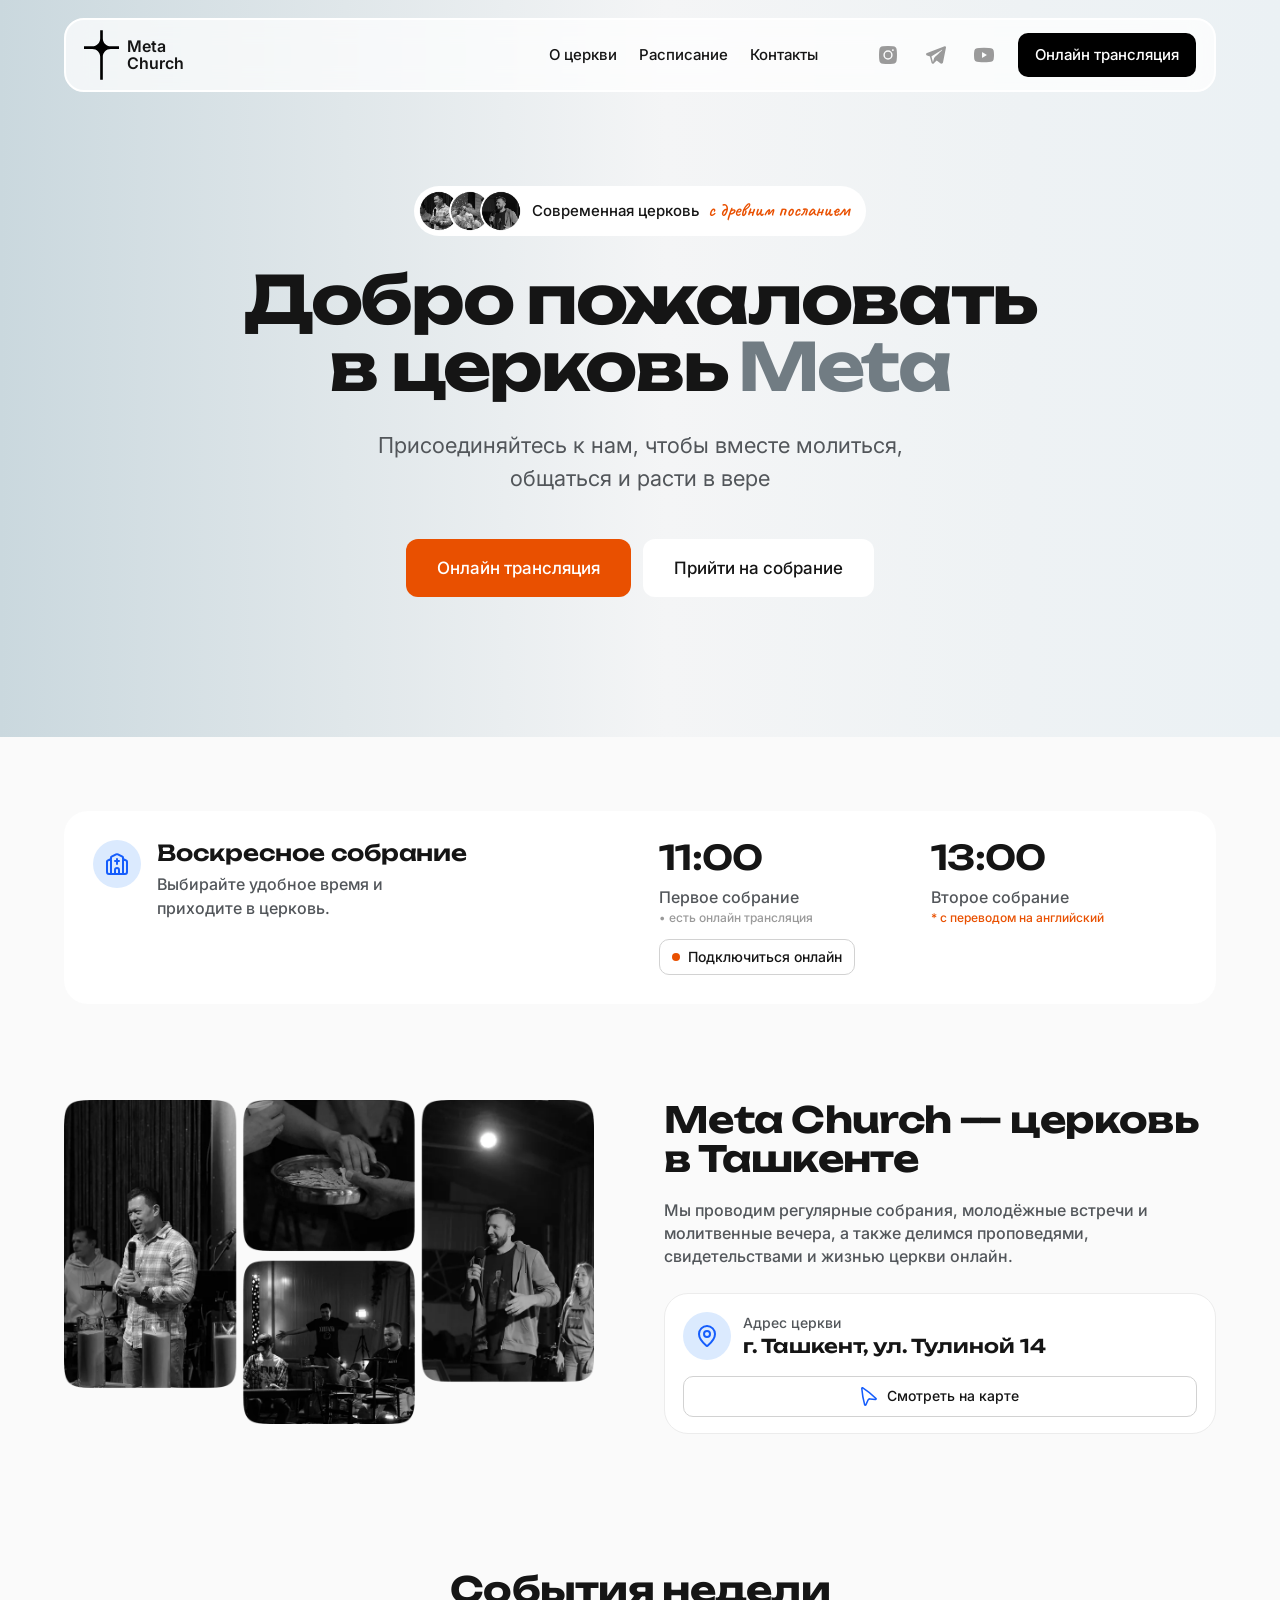
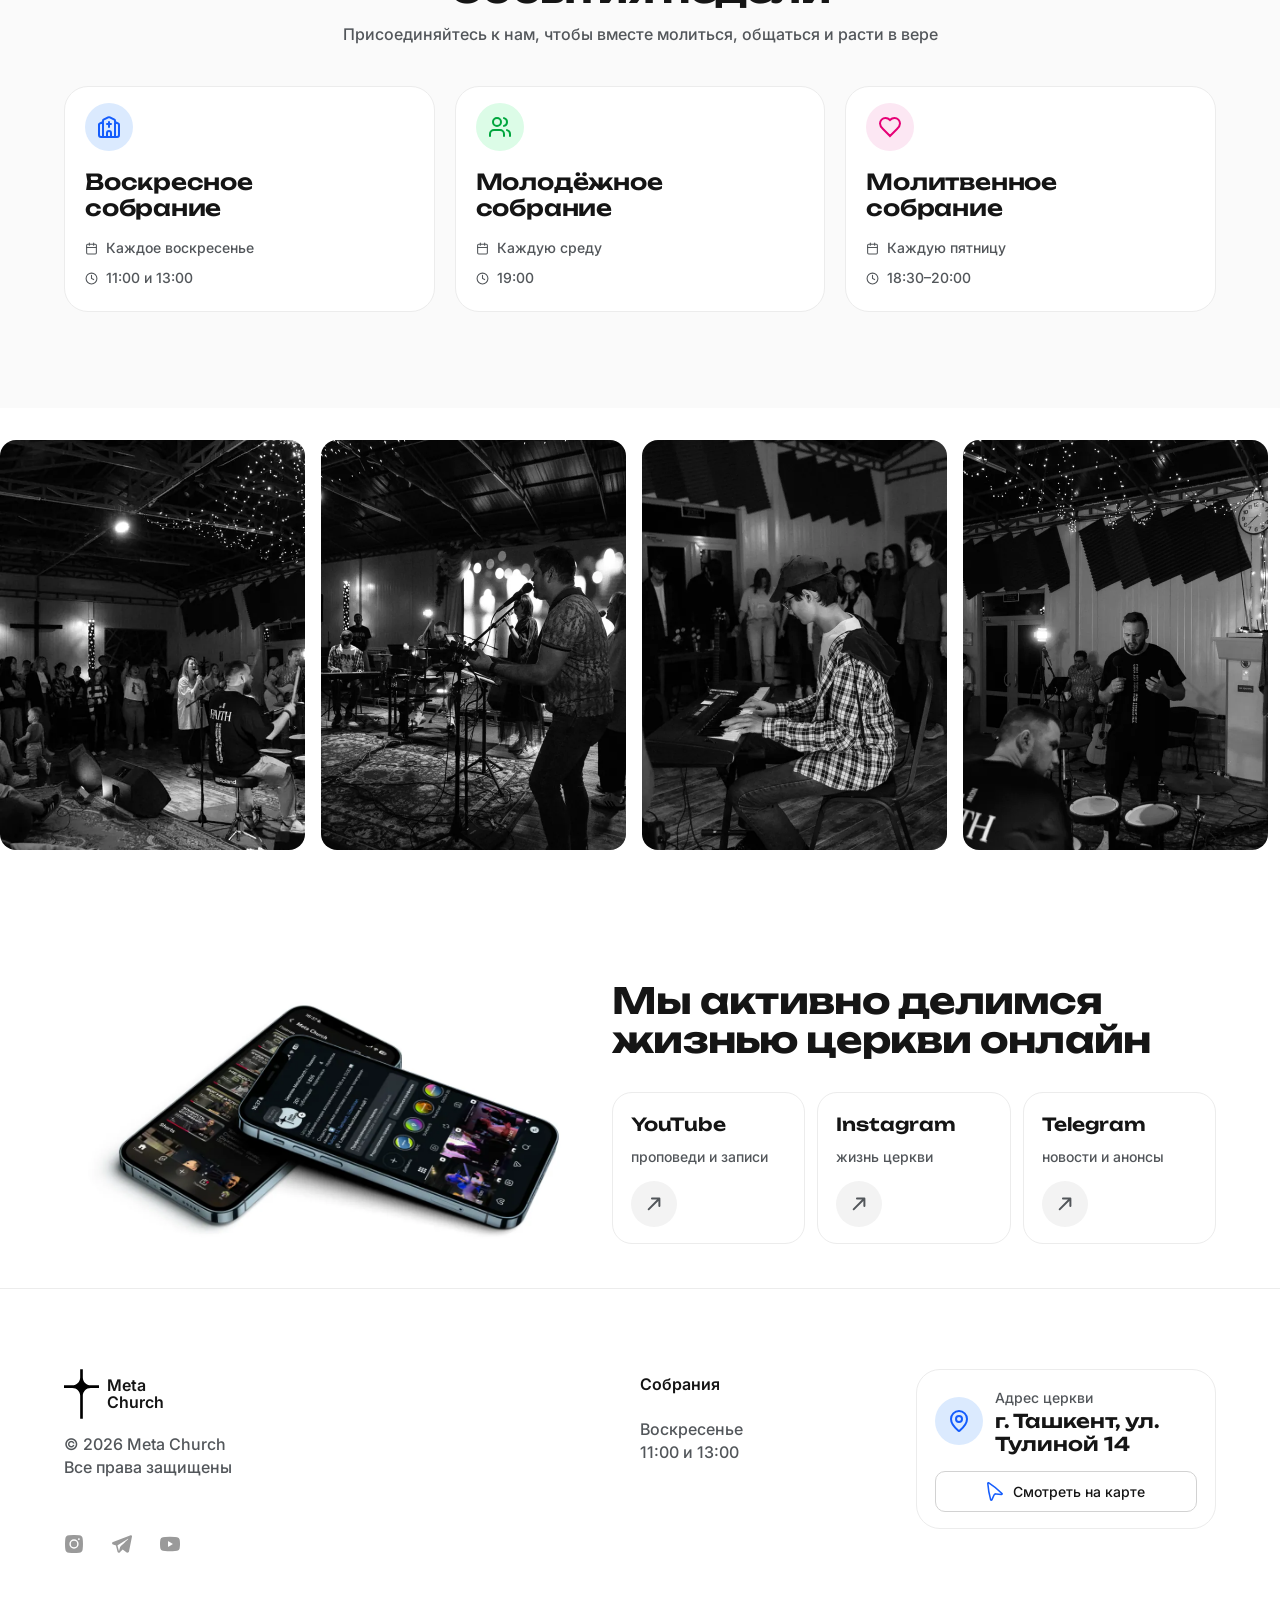
<file: index.html>
<!doctype html>
<html lang="ru">
<head>
  <meta charset="utf-8">
  <meta name="viewport" content="width=device-width, initial-scale=1">
  <title>Meta Church — церковь в Ташкенте</title>
  <meta name="description" content="Мы проводим регулярные собрания, молодёжные встречи и молитвенные вечера, а также делимся проповедями, свидетельствами и жизнью церкви онлайн.">
  <link rel="canonical" href="https://metachurch.uz/">
  <meta name="robots" content="index,follow">
  <meta name="theme-color" content="#fafafa">

  <meta property="og:type" content="website">
  <meta property="og:site_name" content="Meta Church">
  <meta property="og:title" content="Meta Church — церковь в Ташкенте">
  <meta property="og:description" content="Воскресные собрания в 11:00 и 13:00, молодёжные и молитвенные встречи. г. Ташкент, ул. Тулиной 14.">
  <meta property="og:url" content="https://metachurch.uz/">
  <meta property="og:image" content="https://metachurch.uz/assets/img/og.jpg">
  <meta property="og:image:width" content="1200">
  <meta property="og:image:height" content="675">
  <meta property="og:locale" content="ru_RU">
  <meta name="twitter:card" content="summary_large_image">

  <link rel="icon" type="image/png" href="favicon.png">
  <link rel="apple-touch-icon" href="favicon.png">

  <link rel="preconnect" href="https://fonts.googleapis.com">
  <link rel="preconnect" href="https://fonts.gstatic.com" crossorigin>
  <link rel="stylesheet" href="https://fonts.googleapis.com/css2?family=Inter:wght@400;500;600&family=Unbounded:wght@600;700&family=Caveat:wght@600&display=swap">
  <link rel="stylesheet" href="assets/css/style.css">

  <script type="application/ld+json">
  {
    "@context": "https://schema.org",
    "@type": "Church",
    "name": "Meta Church",
    "alternateName": "Церковь Meta",
    "url": "https://metachurch.uz/",
    "logo": "https://metachurch.uz/favicon.png",
    "image": "https://metachurch.uz/assets/img/og.jpg",
    "description": "Христианская церковь в Ташкенте. Воскресные собрания, молодёжные встречи и молитвенные вечера.",
    "address": {
      "@type": "PostalAddress",
      "streetAddress": "ул. Тулиной, 14",
      "addressLocality": "Ташкент",
      "addressCountry": "UZ"
    },
    "geo": { "@type": "GeoCoordinates", "latitude": 41.2941, "longitude": 69.26816 },
    "sameAs": [
      "https://youtube.com/@metachurchuz",
      "https://www.instagram.com/metachurch.uz",
      "https://t.me/metachurchnews"
    ]
  }
  </script>
</head>
<body>

<!-- Иконки: один спрайт, дальше используются через <use> -->
<svg width="0" height="0" style="position:absolute" aria-hidden="true">
  <symbol id="i-logo" viewBox="0 0 35.31 50.12"><path fill="currentColor" d="M18.99 8.41c0 4.37 3.54 7.91 7.91 7.91h8.41v2.67H26.9c-4.37 0-7.91 3.54-7.91 7.91v23.22h-2.67V26.9c0-4.37-3.54-7.91-7.91-7.91H0v-2.67h8.41c4.37 0 7.91-3.54 7.91-7.91V0h2.67v8.41Z"/></symbol>
  <symbol id="i-instagram" viewBox="0 0 18.38 18.42"><path fill="currentColor" d="M9.19 5.96a3.25 3.25 0 1 0 0 6.5 3.25 3.25 0 0 0 0-6.5Z"/><path fill="currentColor" fill-rule="evenodd" d="M3.96.29a47 47 0 0 1 10.46 0 4.1 4.1 0 0 1 3.65 3.61c.41 3.53.41 7.09 0 10.61a4.1 4.1 0 0 1-3.65 3.61 47 47 0 0 1-10.46 0A4.1 4.1 0 0 1 .31 14.51a45.6 45.6 0 0 1 0-10.61A4.1 4.1 0 0 1 3.96.29Zm10.23 2.92a1 1 0 1 0 0 2 1 1 0 0 0 0-2ZM4.44 9.21a4.75 4.75 0 1 1 9.5 0 4.75 4.75 0 0 1-9.5 0Z"/></symbol>
  <symbol id="i-telegram" viewBox="0 0 19.84 17.43"><path fill="currentColor" fill-rule="evenodd" d="m16.83 16.29.02-.04 3-15.12v-.05c0-.38-.14-.7-.44-.9-.27-.17-.57-.19-.79-.17a3.3 3.3 0 0 0-.77.18L1.06 6.78l-.04.01a3 3 0 0 0-.46.24c-.21.15-.62.5-.55 1.05.06.46.37.75.58.9a2.4 2.4 0 0 0 .44.24l2.93.98c-.01.18 0 .37.06.56l1.47 5.56a1.5 1.5 0 0 0 2.83.2l2.29-2.45 3.93 3.01.06.03c.36.15.69.2.99.16.3-.04.55-.17.73-.31a2 2 0 0 0 .47-.58l.02-.05ZM5.48 10.38a.3.3 0 0 1 .13-.33l9.92-6.3s.58-.36.56 0c0 0 .1.06-.21.35-.3.28-7.07 6.82-7.76 7.48a.3.3 0 0 0-.08.14l-1.1 4.22-1.46-5.56Z"/></symbol>
  <symbol id="i-youtube" viewBox="0 0 20.23 14.61"><path fill="currentColor" fill-rule="evenodd" d="M5.1.2a64.7 64.7 0 0 1 10.03 0l2.24.17a2.8 2.8 0 0 1 2.48 2.27 28 28 0 0 1 0 9.33 2.8 2.8 0 0 1-2.48 2.27l-2.24.17c-3.34.26-6.69.26-10.03 0l-2.24-.17A2.8 2.8 0 0 1 .39 11.97a28 28 0 0 1 0-9.33A2.8 2.8 0 0 1 2.86.37L5.1.2Zm3.01 9.58V4.84c0-.23.26-.38.46-.26l4.12 2.47c.19.12.19.4 0 .51l-4.12 2.47a.3.3 0 0 1-.46-.26Z"/></symbol>
  <symbol id="i-church" viewBox="12 12 24 24" fill="none" stroke="currentColor" stroke-width="2" stroke-linecap="round"><path d="M22 21h4M24 19v5M26 34v-4a2 2 0 0 0-4 0v4M30 34V17.62a1 1 0 0 0-.55-.9l-4.55-2.27a2 2 0 0 0-1.8 0l-4.55 2.27a1 1 0 0 0-.55.9V34M30 19l3.44 1.72a1 1 0 0 1 .55.9V32a2 2 0 0 1-2 2H16a2 2 0 0 1-2-2V21.62a1 1 0 0 1 .55-.9L18 19"/></symbol>
  <symbol id="i-people" viewBox="12 12 24 24" fill="none" stroke="currentColor" stroke-width="2" stroke-linecap="round"><path d="M28 33v-2a4 4 0 0 0-4-4h-6a4 4 0 0 0-4 4v2"/><circle cx="21" cy="19" r="4"/><path d="M34 33v-2a4 4 0 0 0-3-3.87M28 15.13a4 4 0 0 1 0 7.75"/></symbol>
  <symbol id="i-heart" viewBox="12 12 24 24" fill="none" stroke="currentColor" stroke-width="2" stroke-linecap="round"><path d="M31 26c1.48-1.46 3-3.21 3-5.5a5.5 5.5 0 0 0-5.5-5.5c-1.76 0-3 .5-4.5 2-1.5-1.5-2.74-2-4.5-2a5.5 5.5 0 0 0-5.5 5.5c0 2.3 1.5 4.05 3 5.5l7 7 7-7Z"/></symbol>
  <symbol id="i-pin" viewBox="0 0 18 22" fill="none" stroke="currentColor" stroke-width="2" stroke-linecap="round"><path d="M17 9c0 4.99-5.54 10.19-7.4 11.8a1 1 0 0 1-1.2 0C6.54 19.19 1 13.99 1 9a8 8 0 0 1 16 0Z"/><circle cx="9" cy="9" r="3"/></symbol>
  <symbol id="i-cursor" viewBox="0 0 15.51 18.5"><path fill="currentColor" fill-rule="evenodd" d="M0 1.47C-.1.28 1.24-.38 2.16.23l.3.2a74 74 0 0 1 12.63 10.18c.97.94.12 2.41-1.1 2.28l-5.26-.56a1.2 1.2 0 0 0-1.23.68l-2.13 4.7c-.51 1.13-2.2 1.03-2.54-.2A75 75 0 0 1 .03 1.82L0 1.47Zm1.52.14v.08c.43 5.08 1.31 10.11 2.64 15.04l1.97-4.34a2.8 2.8 0 0 1 2.76-1.55l4.8.51A72 72 0 0 0 1.62 1.68l-.1-.07Z"/></symbol>
  <symbol id="i-calendar" viewBox="0 0 13.33 13.33" fill="none" stroke="currentColor" stroke-width="1.1" stroke-linecap="round"><path d="M4.44 1.11v2.22M8.89 1.11v2.22"/><rect x="1.67" y="2.22" width="10" height="10" rx="1.11"/><path d="M1.67 5.55h10"/></symbol>
  <symbol id="i-clock" viewBox="0 0 13.33 13.33" fill="none" stroke="currentColor" stroke-width="1.1" stroke-linecap="round"><circle cx="6.67" cy="6.67" r="5.55"/><path d="M6.67 3.33v3.33l2.22 1.11"/></symbol>
  <symbol id="i-arrow" viewBox="16 16 16 16"><path fill="currentColor" d="M21.89 19.6a1 1 0 0 1 0-1.99h7.5a1 1 0 0 1 .99 1v7.5a1 1 0 0 1-1.99 0v-5.1l-9.08 9.08a1 1 0 0 1-1.4-1.4l9.07-9.09h-5.1Z"/></symbol>
</svg>

<a class="skip" href="#main">Перейти к содержанию</a>

<!-- Анонс трансляции: показывается скриптом по расписанию (см. assets/js/main.js) -->
<div class="live-bar" id="live-bar" hidden>
  <span class="live-bar__dot" aria-hidden="true"></span>
  <span class="live-bar__text" id="live-bar-text">Скоро начнётся служение</span>
  <a class="live-bar__link" href="https://www.youtube.com/@metachurchuz/live" target="_blank" rel="noopener">Смотреть трансляцию</a>
</div>

<header class="header" id="top">
  <div class="header__inner">
    <a class="logo" href="./" aria-label="Meta Church, на главную">
      <svg class="logo__mark" aria-hidden="true"><use href="#i-logo"/></svg>
      <span class="logo__text">Meta<br>Church</span>
    </a>
    <nav class="nav" aria-label="Основное меню">
      <a href="#about">О церкви</a>
      <a href="#schedule">Расписание</a>
      <a href="#contacts">Контакты</a>
    </nav>
    <div class="socials socials--header">
      <a href="https://www.instagram.com/metachurch.uz" target="_blank" rel="noopener" aria-label="Instagram"><svg aria-hidden="true"><use href="#i-instagram"/></svg></a>
      <a href="https://t.me/metachurchnews" target="_blank" rel="noopener" aria-label="Telegram"><svg aria-hidden="true"><use href="#i-telegram"/></svg></a>
      <a href="https://youtube.com/@metachurchuz" target="_blank" rel="noopener" aria-label="YouTube"><svg aria-hidden="true"><use href="#i-youtube"/></svg></a>
    </div>
    <a class="btn btn--dark header__cta" href="https://www.youtube.com/@metachurchuz/live" target="_blank" rel="noopener">
      <span class="only-desktop">Онлайн трансляция</span><span class="only-mobile">Трансляция</span>
    </a>
  </div>
</header>

<main id="main">

  <!-- Hero -->
  <section class="hero">
    <div class="container hero__inner">
      <p class="badge">
        <span class="badge__faces" aria-hidden="true">
          <img src="assets/img/avatar-1.webp" alt="" width="50" height="50">
          <img src="assets/img/avatar-2.webp" alt="" width="50" height="50">
          <img src="assets/img/avatar-3.webp" alt="" width="50" height="50">
        </span>
        <span class="badge__text">Современная церковь <span class="badge__script">с древним посланием</span></span>
      </p>
      <h1 class="hero__title">Добро пожаловать <br class="only-desktop">в церковь <span class="hero__meta">Meta</span></h1>
      <p class="hero__lead">Присоединяйтесь к нам, чтобы вместе молиться, общаться и расти в вере</p>
      <div class="hero__actions">
        <a class="btn btn--accent btn--lg" href="https://www.youtube.com/@metachurchuz/live" target="_blank" rel="noopener">Онлайн трансляция</a>
        <a class="btn btn--light btn--lg" href="#address">Прийти на собрание</a>
      </div>
    </div>
  </section>

  <!-- Воскресное собрание -->
  <section class="section section--first" aria-labelledby="sunday-title">
    <div class="container">
      <div class="card sunday">
        <div class="sunday__intro">
          <span class="ico ico--blue" aria-hidden="true"><svg><use href="#i-church"/></svg></span>
          <div>
            <h2 class="h3" id="sunday-title">Воскресное собрание</h2>
            <p class="muted">Выбирайте удобное время и приходите в церковь.</p>
          </div>
        </div>
        <div class="sunday__times">
          <div class="slot">
            <p class="slot__time">11:00</p>
            <p class="slot__name">Первое собрание</p>
            <p class="slot__note">есть онлайн трансляция</p>
            <a class="chip" href="https://www.youtube.com/@metachurchuz/live" target="_blank" rel="noopener"><span class="chip__dot" aria-hidden="true"></span>Подключиться онлайн</a>
          </div>
          <div class="slot">
            <p class="slot__time">13:00</p>
            <p class="slot__name">Второе собрание</p>
            <p class="slot__note slot__note--accent">с переводом на английский</p>
          </div>
        </div>
      </div>
    </div>
  </section>

  <!-- О церкви -->
  <section class="section about" id="about" aria-labelledby="about-title">
    <div class="container about__inner">
      <img class="about__photo" src="assets/img/about-collage.webp" width="1200" height="734" loading="lazy"
           alt="Служение в Meta Church: проповедь, причастие, музыканты и прославление">
      <div class="about__text">
        <h2 class="h2" id="about-title">Meta Church — церковь в&nbsp;Ташкенте</h2>
        <p class="muted about__lead">Мы проводим регулярные собрания, молодёжные встречи и молитвенные вечера, а также делимся проповедями, свидетельствами и жизнью церкви онлайн.</p>
        <div class="card address" id="address">
          <div class="address__row">
            <span class="ico ico--blue ico--pin" aria-hidden="true"><svg><use href="#i-pin"/></svg></span>
            <div>
              <p class="address__label">Адрес церкви</p>
              <p class="address__value">г. Ташкент, ул. Тулиной 14</p>
            </div>
          </div>
          <a class="btn btn--outline btn--block" href="https://yandex.ru/maps/?pt=69.268160,41.294100&amp;z=17&amp;l=map" target="_blank" rel="noopener">
            <svg class="btn__icon" aria-hidden="true"><use href="#i-cursor"/></svg>Смотреть на карте
          </a>
        </div>
      </div>
    </div>
  </section>

  <!-- События недели -->
  <section class="section events" id="schedule" aria-labelledby="events-title">
    <div class="container">
      <header class="section__head">
        <h2 class="h2" id="events-title">События недели</h2>
        <p class="muted">Присоединяйтесь к нам, чтобы вместе молиться, общаться и расти в вере</p>
      </header>
      <ul class="events__grid">
        <li class="card event">
          <span class="ico ico--blue" aria-hidden="true"><svg><use href="#i-church"/></svg></span>
          <h3 class="h3 event__title">Воскресное собрание</h3>
          <p class="meta"><svg aria-hidden="true"><use href="#i-calendar"/></svg>Каждое воскресенье</p>
          <p class="meta"><svg aria-hidden="true"><use href="#i-clock"/></svg>11:00 и 13:00</p>
        </li>
        <li class="card event">
          <span class="ico ico--green" aria-hidden="true"><svg><use href="#i-people"/></svg></span>
          <h3 class="h3 event__title">Молодёжное собрание</h3>
          <p class="meta"><svg aria-hidden="true"><use href="#i-calendar"/></svg>Каждую среду</p>
          <p class="meta"><svg aria-hidden="true"><use href="#i-clock"/></svg>19:00</p>
        </li>
        <li class="card event">
          <span class="ico ico--pink" aria-hidden="true"><svg><use href="#i-heart"/></svg></span>
          <h3 class="h3 event__title">Молитвенное собрание</h3>
          <p class="meta"><svg aria-hidden="true"><use href="#i-calendar"/></svg>Каждую пятницу</p>
          <p class="meta"><svg aria-hidden="true"><use href="#i-clock"/></svg>18:30–20:00</p>
        </li>
      </ul>
    </div>
  </section>

  <!-- Лента фотографий -->
  <section class="gallery" aria-label="Фотографии с собраний">
    <div class="gallery__track">
      <ul class="gallery__list">
        <li><img src="assets/img/gallery-1.webp" alt="Собрание в зале церкви" width="305" height="410" loading="lazy"></li>
        <li><img src="assets/img/gallery-2.webp" alt="Музыканты во время прославления" width="305" height="410" loading="lazy"></li>
        <li><img src="assets/img/gallery-3.webp" alt="Клавишник на служении" width="305" height="410" loading="lazy"></li>
        <li><img src="assets/img/gallery-4.webp" alt="Служитель с микрофоном перед собранием" width="305" height="410" loading="lazy"></li>
        <li><img src="assets/img/gallery-5.webp" alt="Прославление, поднятые руки" width="305" height="410" loading="lazy"></li>
        <li><img src="assets/img/gallery-6.webp" alt="Молитва во время собрания" width="305" height="410" loading="lazy"></li>
        <li><img src="assets/img/gallery-7.webp" alt="Поклонение на вечернем служении" width="305" height="410" loading="lazy"></li>
        <li><img src="assets/img/gallery-8.webp" alt="Проповедник с микрофоном" width="305" height="410" loading="lazy"></li>
      </ul>
      <!-- копия для бесшовной прокрутки, скрыта от скринридеров -->
      <ul class="gallery__list" aria-hidden="true">
        <li><img src="assets/img/gallery-1.webp" alt="" width="305" height="410" loading="lazy"></li>
        <li><img src="assets/img/gallery-2.webp" alt="" width="305" height="410" loading="lazy"></li>
        <li><img src="assets/img/gallery-3.webp" alt="" width="305" height="410" loading="lazy"></li>
        <li><img src="assets/img/gallery-4.webp" alt="" width="305" height="410" loading="lazy"></li>
        <li><img src="assets/img/gallery-5.webp" alt="" width="305" height="410" loading="lazy"></li>
        <li><img src="assets/img/gallery-6.webp" alt="" width="305" height="410" loading="lazy"></li>
        <li><img src="assets/img/gallery-7.webp" alt="" width="305" height="410" loading="lazy"></li>
        <li><img src="assets/img/gallery-8.webp" alt="" width="305" height="410" loading="lazy"></li>
      </ul>
    </div>
  </section>

  <!-- Онлайн -->
  <section class="section online" aria-labelledby="online-title">
    <div class="container online__inner">
      <img class="online__phones" src="assets/img/phones.webp" width="1130" height="610" loading="lazy"
           alt="Каналы Meta Church на YouTube и в Instagram на экранах телефонов">
      <div class="online__text">
        <h2 class="h2" id="online-title">Мы активно делимся жизнью церкви онлайн</h2>
        <ul class="online__grid">
          <li><a class="card social" href="https://youtube.com/@metachurchuz" target="_blank" rel="noopener">
            <span class="social__name">YouTube</span><span class="muted social__desc">проповеди и записи</span>
            <span class="social__arrow" aria-hidden="true"><svg><use href="#i-arrow"/></svg></span></a></li>
          <li><a class="card social" href="https://www.instagram.com/metachurch.uz" target="_blank" rel="noopener">
            <span class="social__name">Instagram</span><span class="muted social__desc">жизнь церкви</span>
            <span class="social__arrow" aria-hidden="true"><svg><use href="#i-arrow"/></svg></span></a></li>
          <li><a class="card social" href="https://t.me/metachurchnews" target="_blank" rel="noopener">
            <span class="social__name">Telegram</span><span class="muted social__desc">новости и анонсы</span>
            <span class="social__arrow" aria-hidden="true"><svg><use href="#i-arrow"/></svg></span></a></li>
        </ul>
      </div>
    </div>
  </section>
</main>

<footer class="footer" id="contacts">
  <div class="container footer__inner">
    <div class="footer__brand">
      <a class="logo" href="./" aria-label="Meta Church, на главную">
        <svg class="logo__mark" aria-hidden="true"><use href="#i-logo"/></svg>
        <span class="logo__text">Meta<br>Church</span>
      </a>
      <p class="muted">© <span id="year">2026</span> Meta Church<br>Все права защищены</p>
      <div class="socials">
        <a href="https://www.instagram.com/metachurch.uz" target="_blank" rel="noopener" aria-label="Instagram"><svg aria-hidden="true"><use href="#i-instagram"/></svg></a>
        <a href="https://t.me/metachurchnews" target="_blank" rel="noopener" aria-label="Telegram"><svg aria-hidden="true"><use href="#i-telegram"/></svg></a>
        <a href="https://youtube.com/@metachurchuz" target="_blank" rel="noopener" aria-label="YouTube"><svg aria-hidden="true"><use href="#i-youtube"/></svg></a>
      </div>
    </div>
    <div class="footer__col">
      <p class="footer__title">Собрания</p>
      <p class="muted">Воскресенье<br>11:00 и 13:00</p>
    </div>
    <div class="card address address--footer">
      <div class="address__row">
        <span class="ico ico--blue ico--pin" aria-hidden="true"><svg><use href="#i-pin"/></svg></span>
        <div>
          <p class="address__label">Адрес церкви</p>
          <p class="address__value">г. Ташкент, ул. Тулиной 14</p>
        </div>
      </div>
      <a class="btn btn--outline btn--block" href="https://yandex.ru/maps/?pt=69.268160,41.294100&amp;z=17&amp;l=map" target="_blank" rel="noopener">
        <svg class="btn__icon" aria-hidden="true"><use href="#i-cursor"/></svg>Смотреть на карте
      </a>
    </div>
  </div>
</footer>

<script src="assets/js/main.js" defer></script>
</body>
</html>
</file>
<file: assets/css/style.css>
/* =========================================================
   Meta Church — стили
   Цвета и размеры сняты с макета Figma (Desktop 1280 / Tablet 800 / Mobile 375)
   ========================================================= */

:root {
  /* Шрифты. Заголовки в макете набраны TT Travels Next (у сайта стоит Trial-версия,
     её нельзя использовать на опубликованном сайте без лицензии).
     Временно — бесплатный Unbounded. Если купите лицензию TT Travels Next —
     положите файлы в /assets/fonts и поменяйте --font-display. */
  --font-display: "Unbounded", "Arial Black", system-ui, sans-serif;
  --font-body: "Inter", system-ui, -apple-system, "Segoe UI", Roboto, sans-serif;
  --font-script: "Caveat", "Comic Sans MS", cursive;

  --c-text: #151515;
  --c-muted: #52565a;
  --c-subtle: #9a9a9a;
  --c-meta: #717c83;
  --c-accent: #e95000;
  --c-accent-hover: #cf4700;
  --c-bg: #fafafa;
  --c-surface: #ffffff;
  --c-line: #ececec;
  --c-chip: #f3f3f3;

  --c-blue: #155dfc;  --c-blue-bg: #dbeafe;
  --c-green: #00a63e; --c-green-bg: #dcfce7;
  --c-pink: #e60076;  --c-pink-bg: #fce7f3;

  --radius-s: 10px;
  --radius-m: 16px;
  --radius-l: 24px;

  --hero-bg: linear-gradient(90deg, #cad8de 0%, #e0e7ea 27%, #f4f5f6 52%, #eef2f4 80%, #ebf1f4 100%);
  --container: 1152px;
  --gutter: 64px;
}

*, *::before, *::after { box-sizing: border-box; }
html { scroll-behavior: smooth; -webkit-text-size-adjust: 100%; }
body {
  margin: 0;
  font-family: var(--font-body);
  font-size: 16px;
  line-height: 1.45;
  color: var(--c-text);
  background: var(--c-bg);
  -webkit-font-smoothing: antialiased;
}
img { display: block; max-width: 100%; height: auto; }
.about__photo, .online__phones { width: 100%; }
a { color: inherit; text-decoration: none; }
h1, h2, h3, p { margin: 0; }
ul { list-style: none; margin: 0; padding: 0; }

:focus-visible { outline: 2px solid var(--c-blue); outline-offset: 3px; border-radius: 6px; }

.skip {
  position: absolute; left: 16px; top: -60px; z-index: 100;
  background: var(--c-text); color: #fff; padding: 10px 16px; border-radius: var(--radius-s);
}
.skip:focus { top: 16px; }

.container { max-width: calc(var(--container) + var(--gutter) * 2); margin: 0 auto; padding: 0 var(--gutter); }
.muted { color: var(--c-muted); }

.only-mobile { display: none; }

/* ---------- Типографика ---------- */
.h2 {
  font-family: var(--font-display);
  font-weight: 700;
  font-size: clamp(26px, 3vw, 36px);
  line-height: 1.1;
  letter-spacing: -0.02em;
}
.h3 {
  font-family: var(--font-display);
  font-weight: 600;
  font-size: 22px;
  line-height: 1.15;
  letter-spacing: -0.01em;
}

/* ---------- Кнопки ---------- */
.btn {
  display: inline-flex; align-items: center; justify-content: center; gap: 10px;
  font: 500 15px/1.2 var(--font-body);
  padding: 12px 16px;
  border-radius: var(--radius-s);
  border: 1px solid transparent;
  cursor: pointer;
  transition: background-color .15s ease, border-color .15s ease;
  white-space: nowrap;
}
.btn--lg { font-size: 17px; padding: 18px 30px; border-radius: 12px; }
.btn--block { display: flex; width: 100%; }
.btn--dark { background: #000; color: #fff; }
.btn--dark:hover { background: #2a2a2a; }
.btn--accent { background: var(--c-accent); color: #fff; }
.btn--accent:hover { background: var(--c-accent-hover); }
.btn--light { background: var(--c-surface); color: var(--c-text); }
.btn--light:hover { background: #f1f1f1; }
.btn--outline { background: var(--c-surface); border-color: #d2d2d2; color: var(--c-text); font-size: 14px; padding: 10px 16px; }
.btn--outline:hover { border-color: var(--c-blue); }
.btn__icon { width: 16px; height: 19px; color: var(--c-blue); flex: none; }

/* ---------- Иконки в кружке ---------- */
.ico {
  display: inline-grid; place-items: center; flex: none;
  width: 48px; height: 48px; border-radius: 50%;
}
.ico svg { width: 24px; height: 24px; }
.ico--blue  { background: var(--c-blue-bg);  color: var(--c-blue); }
.ico--green { background: var(--c-green-bg); color: var(--c-green); }
.ico--pink  { background: var(--c-pink-bg);  color: var(--c-pink); }
.ico--pin svg { width: 18px; height: 22px; }

.card {
  background: var(--c-surface);
  border: 1px solid var(--c-line);
  border-radius: var(--radius-l);
}

/* ---------- Плашка трансляции ---------- */
.live-bar {
  display: flex; align-items: center; justify-content: center; gap: 12px; flex-wrap: wrap;
  padding: 10px 16px;
  background: var(--c-accent); color: #fff;
  font-size: 15px; font-weight: 500; text-align: center;
}
.live-bar[hidden] { display: none; }
.live-bar__dot { width: 8px; height: 8px; border-radius: 50%; background: #fff; animation: pulse 1.6s ease-in-out infinite; }
.live-bar__link { text-decoration: underline; text-underline-offset: 3px; font-weight: 600; }
@keyframes pulse { 50% { opacity: .35; } }

/* ---------- Шапка ---------- */
.header {
  position: absolute; left: 0; right: 0; z-index: 10;
  padding: 18px var(--gutter) 0;
}
.live-bar:not([hidden]) + .header { position: relative; margin-bottom: -86px; background: var(--hero-bg); }
.header__inner {
  max-width: var(--container); margin: 0 auto;
  display: flex; align-items: center; gap: 24px;
  padding: 10px 18px 10px 18px;
  background: rgba(255,255,255,.72);
  -webkit-backdrop-filter: blur(12px); backdrop-filter: blur(12px);
  border: 2px solid #fff;
  border-radius: 20px;
}
.logo { display: inline-flex; align-items: center; gap: 8px; }
.logo__mark { width: 35px; height: 50px; color: #000; }
.logo__text { font: 600 16px/1.05 var(--font-body); }
.nav { margin-left: auto; display: flex; gap: 22px; font-weight: 500; font-size: 15px; }
.nav a:hover { color: var(--c-accent); }
.socials { display: flex; gap: 28px; align-items: center; }
.socials a { color: var(--c-subtle); display: inline-flex; }
.socials a:hover { color: var(--c-text); }
.socials svg { width: 20px; height: 18px; }
.socials--header { margin-left: 36px; }

/* ---------- Hero ---------- */
.hero {
  background: var(--hero-bg);
  padding: 186px 0 140px;
  text-align: center;
}
.hero__inner { display: flex; flex-direction: column; align-items: center; }
.badge {
  display: inline-flex; align-items: center; gap: 10px;
  padding: 4px 16px 4px 4px;
  background: #fff; border-radius: 999px;
  font-weight: 500; font-size: 15px;
}
.badge__faces { display: flex; }
.badge__faces img { width: 42px; height: 42px; border-radius: 50%; }
.badge__faces img + img { margin-left: -11px; }
.badge__script { font-family: var(--font-script); font-weight: 600; font-size: 19px; color: var(--c-accent); margin-left: 4px; }

.hero__title {
  margin-top: 30px;
  font-family: var(--font-display);
  font-weight: 700;
  font-size: clamp(38px, 5.6vw, 66px);
  line-height: 1.02;
  letter-spacing: -0.035em;
  max-width: 16ch;
}
.hero__meta { color: var(--c-meta); }
.hero__lead { margin-top: 28px; max-width: 40ch; font-size: 22px; line-height: 1.5; color: var(--c-muted); }
.hero__actions { margin-top: 44px; display: flex; gap: 12px; flex-wrap: wrap; justify-content: center; }

/* ---------- Секции ---------- */
.section { padding: 96px 0; }
.section--first { padding-top: 74px; padding-bottom: 0; }
.section__head { text-align: center; margin-bottom: 40px; }
.section__head .muted { margin-top: 14px; font-weight: 500; }

/* Воскресное собрание */
.sunday {
  display: grid; grid-template-columns: 1fr auto; gap: 40px;
  padding: 28px 64px 28px 28px;
  border-color: transparent;
}
.sunday__intro { display: flex; gap: 16px; align-items: flex-start; }
.sunday__intro .muted { margin-top: 8px; max-width: 30ch; font-weight: 500; }
.sunday__times { display: grid; grid-template-columns: repeat(2, 220px); gap: 52px; }
.slot__time { font-family: var(--font-display); font-weight: 600; font-size: 34px; line-height: 1; letter-spacing: -0.02em; }
.slot__name { margin-top: 12px; font-weight: 500; color: var(--c-muted); }
.slot__note { font-size: 12px; color: var(--c-subtle); font-weight: 500; padding-left: 10px; position: relative; }
.slot__note::before { content: "•"; position: absolute; left: 0; }
.slot__note--accent { color: var(--c-accent); padding-left: 0; }
.slot__note--accent::before { content: "* "; position: static; }
.chip {
  margin-top: 12px;
  display: inline-flex; align-items: center; gap: 8px;
  padding: 7px 12px; border: 1px solid #d2d2d2; border-radius: var(--radius-s);
  font-size: 14px; font-weight: 500; background: #fff;
}
.chip:hover { border-color: var(--c-accent); }
.chip__dot { width: 8px; height: 8px; border-radius: 50%; background: var(--c-accent); }

/* О церкви */
.about__inner { display: grid; grid-template-columns: 530px minmax(0, 1fr); gap: 70px; align-items: start; }
.about__photo { border-radius: var(--radius-m); }
.about__lead { margin-top: 20px; font-weight: 500; max-width: 50ch; }
.address { margin-top: 24px; padding: 18px 18px 16px; }
.address__row { display: flex; gap: 12px; align-items: center; margin-bottom: 16px; }
.address__label { font-size: 14px; font-weight: 500; color: var(--c-muted); }
.address__value { margin-top: 2px; font-family: var(--font-display); font-weight: 600; font-size: 19px; line-height: 1.2; }

/* События */
.events { padding-top: 40px; }
.events__grid { display: grid; grid-template-columns: repeat(3, 1fr); gap: 20px; }
.event { padding: 16px 20px 22px; }
.event__title { margin-top: 18px; margin-bottom: 18px; max-width: 12ch; }
.meta { display: flex; align-items: center; gap: 8px; font-size: 14px; font-weight: 500; color: var(--c-muted); }
.meta + .meta { margin-top: 10px; }
.meta svg { width: 13px; height: 13px; flex: none; }

/* Галерея (бегущая лента) */
.gallery { background: #fff; padding: 32px 0; overflow: hidden; }
.gallery__track { display: flex; width: max-content; animation: marquee 60s linear infinite; }
.gallery:hover .gallery__track { animation-play-state: paused; }
.gallery__list { display: flex; gap: 16px; padding-right: 16px; }
.gallery__list img { width: 305px; height: 410px; object-fit: cover; border-radius: var(--radius-m); }
@keyframes marquee { to { transform: translateX(-50%); } }

/* Онлайн */
.online { background: #fff; padding-bottom: 40px; }
.online__inner { display: grid; grid-template-columns: minmax(0, 500px) minmax(0, 1fr); gap: 48px; align-items: center; padding-bottom: 40px; border-bottom: 1px solid var(--c-line); }
.online__grid { margin-top: 32px; display: grid; grid-template-columns: repeat(3, 1fr); gap: 12px; }
.social { display: flex; flex-direction: column; padding: 18px 18px 16px; border-radius: 20px; height: 100%; transition: border-color .15s ease; }
.social:hover { border-color: #c9c9c9; }
.social__name { font-family: var(--font-display); font-weight: 600; font-size: 18px; }
.social__desc { margin-top: 10px; font-size: 14px; font-weight: 500; }
.social__arrow { margin-top: 14px; width: 46px; height: 46px; border-radius: 50%; background: var(--c-chip); display: grid; place-items: center; color: var(--c-muted); }
.social__arrow svg { width: 16px; height: 16px; }

/* Подвал */
.footer { background: #fff; padding: 40px 0 56px; }
.footer__inner { display: grid; grid-template-columns: 1fr 236px 300px; gap: 40px; align-items: start; }
.footer__brand .muted { margin-top: 8px; font-weight: 500; }
.footer__brand .socials { margin-top: 56px; }
.footer__title { font-weight: 600; margin-top: 4px; margin-bottom: 22px; }
.footer__col .muted { font-weight: 500; }
.address--footer { margin-top: 0; }

/* =========================================================
   Планшет
   ========================================================= */
@media (max-width: 1100px) {
  :root { --gutter: 40px; }
  .nav { display: none; }
  .socials--header { margin-left: auto; }
  .sunday { grid-template-columns: 1fr; padding: 28px; }
  .sunday__times { grid-template-columns: repeat(2, 1fr); }
  .about__inner { grid-template-columns: minmax(0, 1fr); gap: 40px; }
  .about__photo { width: 100%; max-width: 720px; }
  .online__inner { grid-template-columns: minmax(0, 1fr); }
  .online__phones { width: 100%; max-width: 560px; margin: 0 auto; }
  .footer__inner { grid-template-columns: 1fr 1fr; }
  .address--footer { grid-column: 1 / -1; max-width: 420px; }
}

/* =========================================================
   Мобильный
   ========================================================= */
@media (max-width: 700px) {
  :root { --gutter: 20px; }
  .only-desktop { display: none; }
  .only-mobile { display: inline; }
  .socials--header { display: none; }
  .header { padding-top: 20px; }
  .header__inner { justify-content: space-between; padding: 10px 10px 10px 18px; }
  .header__cta { margin-left: auto; padding: 12px 16px; }
  .live-bar:not([hidden]) + .header { margin-bottom: -94px; }

  .hero { padding: 144px 0 60px; }
  .badge { font-size: 14px; text-align: left; padding-right: 14px; }
  .badge__text { display: flex; flex-direction: column; line-height: 1.15; }
  .badge__script { margin-left: 0; font-size: 18px; }
  .hero__title { font-size: clamp(34px, 11.8vw, 48px); max-width: 11ch; }
  .h2 { font-size: 30px; }
  .hero__lead { font-size: 17px; }
  .hero__actions { flex-direction: column; width: 100%; gap: 12px; }
  .hero__actions .btn { width: 100%; }

  .section { padding: 64px 0; }
  .section--first { padding-top: 80px; padding-bottom: 0; }
  .sunday { padding: 32px; }
  .sunday__intro { flex-direction: column; gap: 20px; }
  .sunday__times { grid-template-columns: 1fr; gap: 24px; }
  .slot__time { font-size: 40px; }

  .about__text { text-align: center; }
  .about .address { text-align: left; }
  .about__lead { margin-left: auto; margin-right: auto; }

  .events { padding-top: 24px; }
  .events__grid { grid-template-columns: minmax(0, 1fr); }

  .gallery__list img { width: 240px; height: 322px; }
  .gallery__list { gap: 10px; padding-right: 10px; }

  .online__text { text-align: center; }
  .online__grid { grid-template-columns: 1fr; text-align: left; }

  .footer__inner { grid-template-columns: minmax(0, 1fr); gap: 32px; }
  .footer__brand .socials { margin-top: 32px; }
  .address--footer { max-width: none; }
}

@media (prefers-reduced-motion: reduce) {
  html { scroll-behavior: auto; }
  .gallery__track { animation: none; }
  .gallery { overflow-x: auto; }
  .live-bar__dot { animation: none; }
}
</file>
